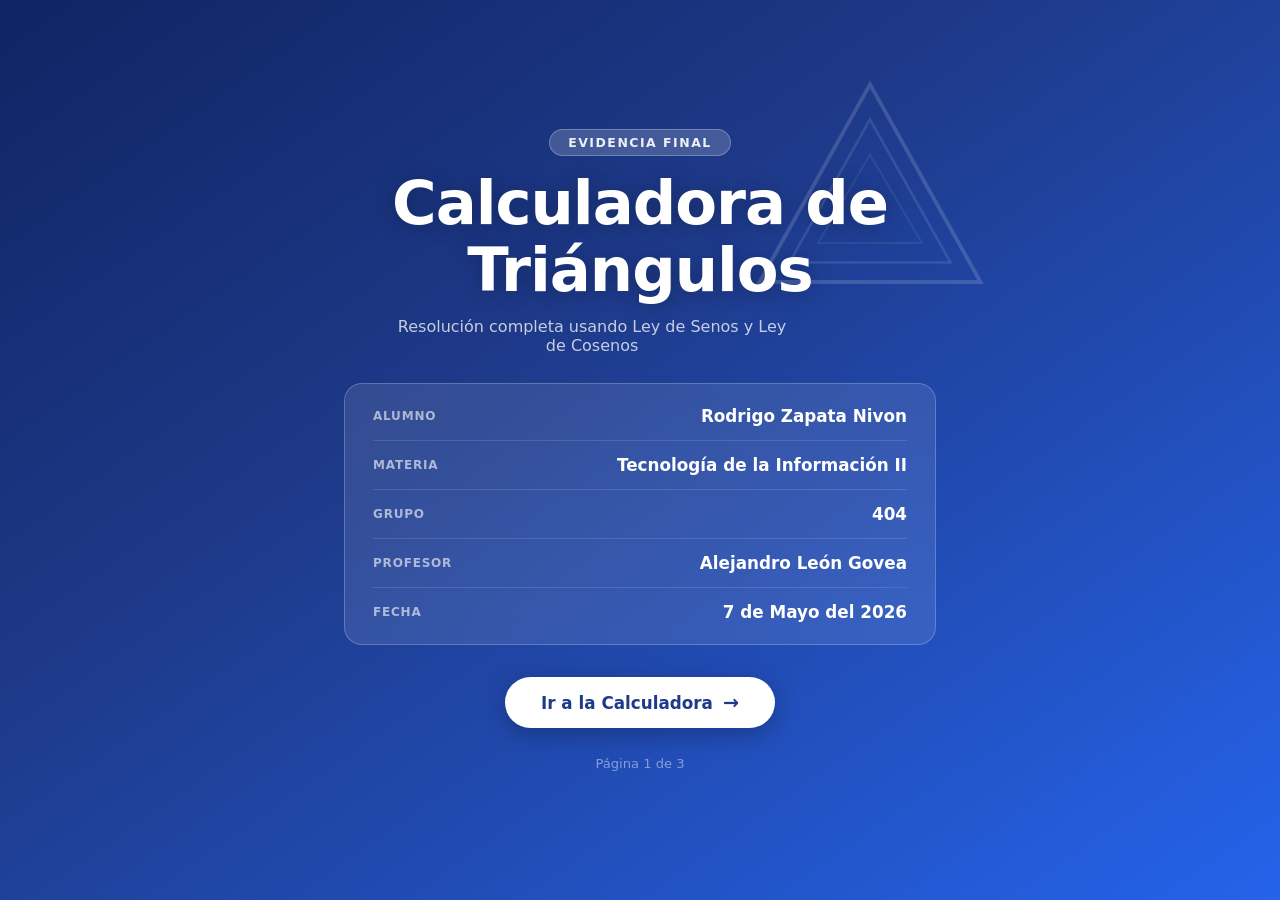
<file: index.html>
<!DOCTYPE html>
<html lang="es">
<head>
  <meta charset="UTF-8">
  <meta name="viewport" content="width=device-width, initial-scale=1.0">
  <title>Calculadora de Triángulos — Portada</title>
  <link rel="stylesheet" href="css/styles.css">
</head>
<body class="page-cover">

  <div class="cover-wrapper">

    <div class="cover-deco">
      <svg viewBox="0 0 200 200" xmlns="http://www.w3.org/2000/svg" aria-hidden="true">
        <polygon points="100,18 185,170 15,170" fill="none" stroke="rgba(255,255,255,0.25)" stroke-width="3"/>
        <polygon points="100,45 162,155 38,155"  fill="none" stroke="rgba(255,255,255,0.18)" stroke-width="2"/>
        <polygon points="100,72 140,140 60,140"  fill="none" stroke="rgba(255,255,255,0.12)" stroke-width="1.5"/>
      </svg>
    </div>

    <header class="cover-header">
      <span class="cover-badge">Evidencia Final</span>
      <h1 class="cover-title">Calculadora de<br>Triángulos</h1>
      <p class="cover-subtitle">Resolución completa usando Ley de Senos y Ley de Cosenos</p>
    </header>

    <div class="cover-card">
      <div class="cover-field">
        <span class="cover-label">Alumno</span>
        <span class="cover-value">Rodrigo Zapata Nivon</span>
      </div>
      <div class="cover-divider"></div>
      <div class="cover-field">
        <span class="cover-label">Materia</span>
        <span class="cover-value">Tecnología de la Información II</span>
      </div>
      <div class="cover-divider"></div>
      <div class="cover-field">
        <span class="cover-label">Grupo</span>
        <span class="cover-value">404</span>
      </div>
      <div class="cover-divider"></div>
      <div class="cover-field">
        <span class="cover-label">Profesor</span>
        <span class="cover-value">Alejandro León Govea</span>
      </div>
      <div class="cover-divider"></div>
      <div class="cover-field">
        <span class="cover-label">Fecha</span>
        <span class="cover-value">7 de Mayo del 2026</span>
      </div>
    </div>

    <a href="calculator.html" class="cover-btn">
      Ir a la Calculadora
      <span class="btn-arrow">→</span>
    </a>

    <p class="cover-footer">Página 1 de 3</p>
  </div>

</body>
</html>
</file>
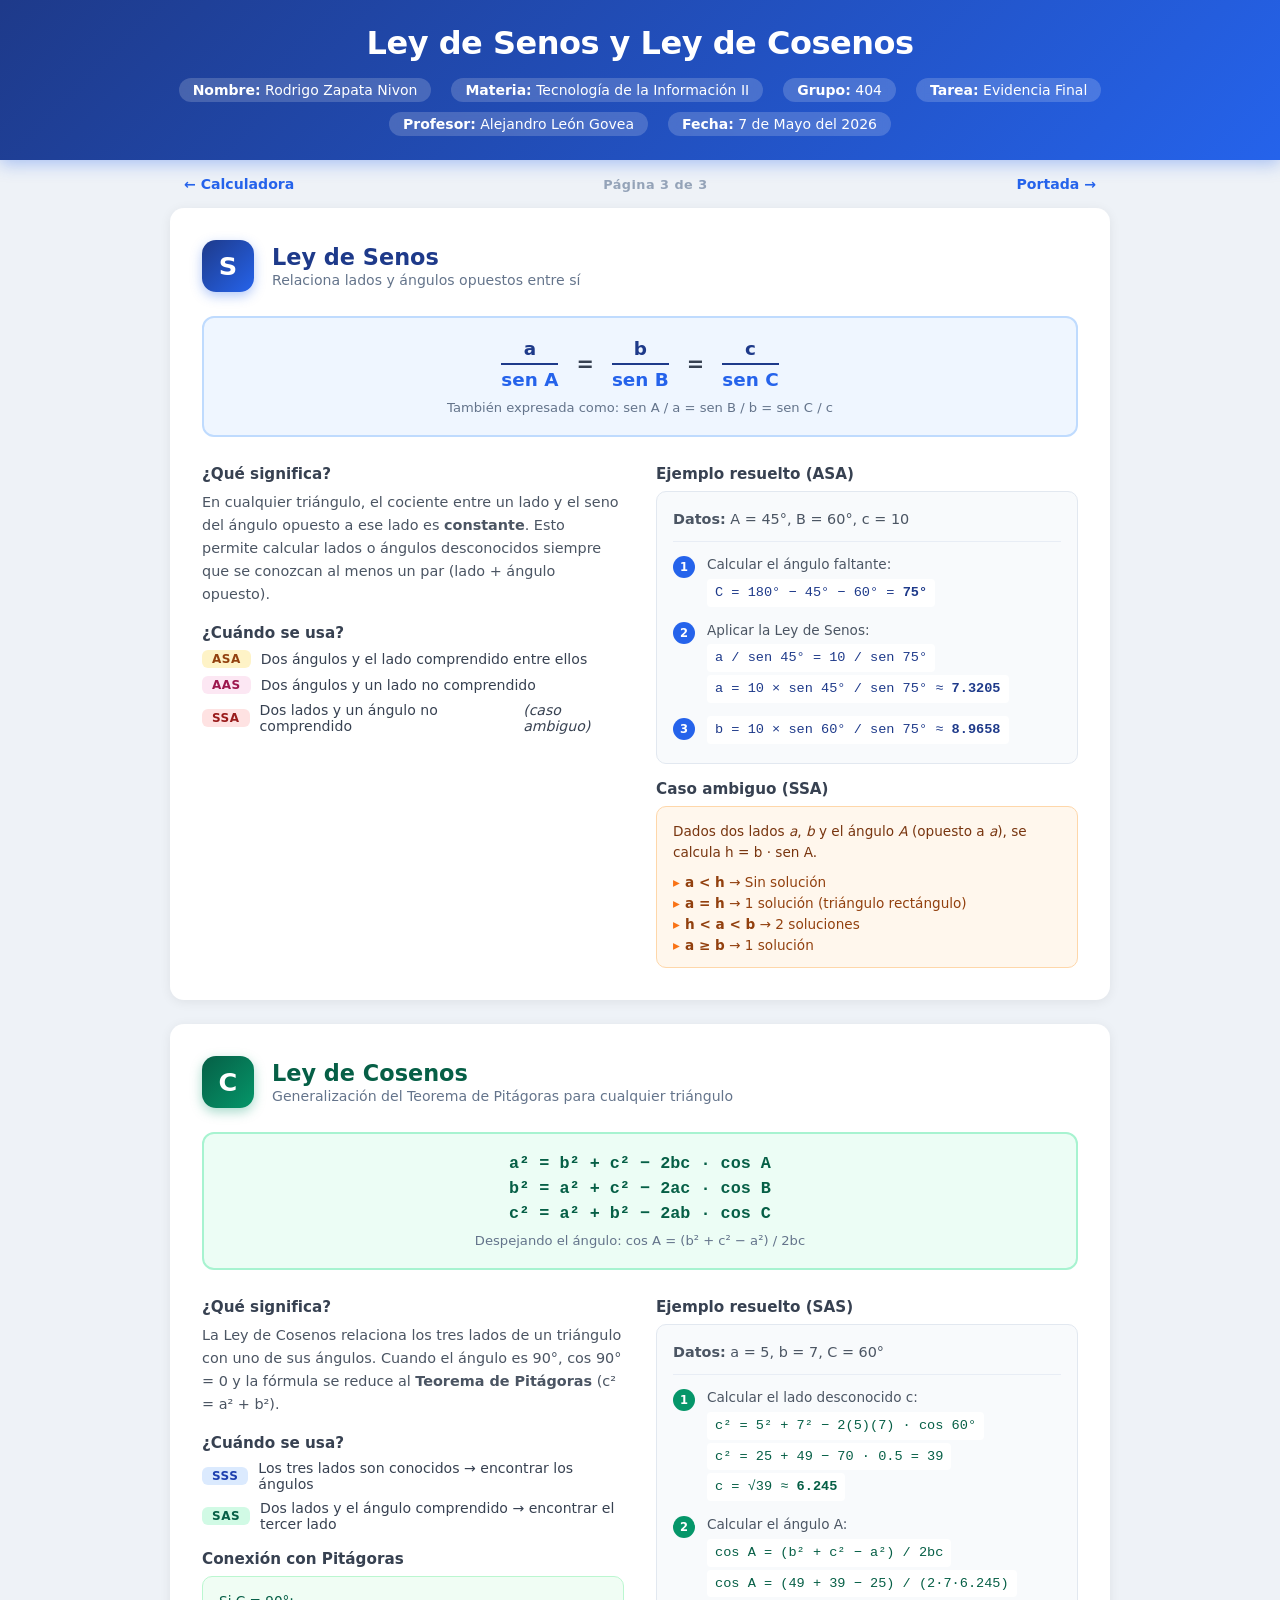
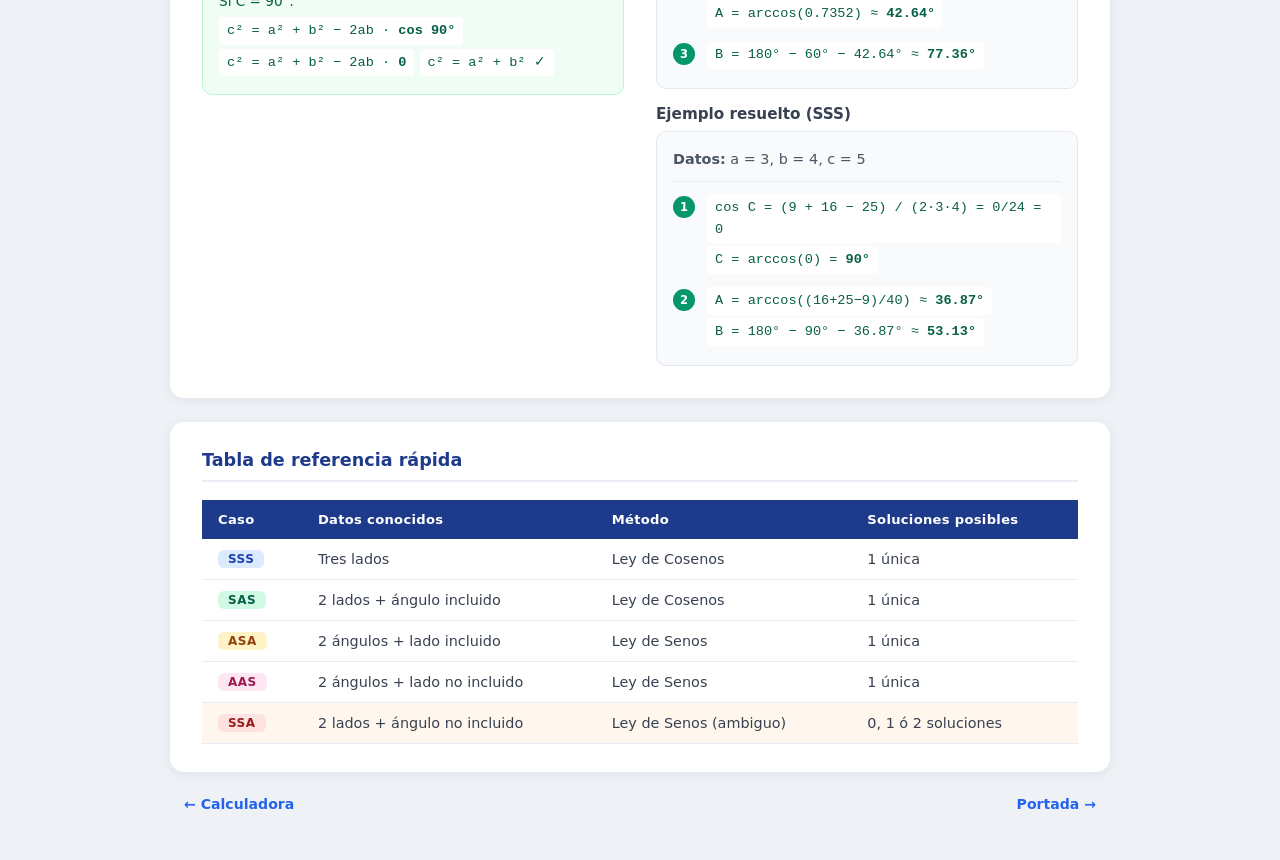
<file: leyes.html>
<!DOCTYPE html>
<html lang="es">
<head>
  <meta charset="UTF-8">
  <meta name="viewport" content="width=device-width, initial-scale=1.0">
  <title>Ley de Senos y Cosenos</title>
  <link rel="stylesheet" href="css/styles.css">
</head>
<body>

  <header class="student-info">
    <h1>Ley de Senos y Ley de Cosenos</h1>
    <div class="info-grid">
      <p><strong>Nombre:</strong> Rodrigo Zapata Nivon</p>
      <p><strong>Materia:</strong> Tecnología de la Información II</p>
      <p><strong>Grupo:</strong> 404</p>
      <p><strong>Tarea:</strong> Evidencia Final</p>
      <p><strong>Profesor:</strong> Alejandro León Govea</p>
      <p><strong>Fecha:</strong> 7 de Mayo del 2026</p>
    </div>
  </header>

  <div class="page-nav top-nav">
    <a href="calculator.html" class="nav-link">← Calculadora</a>
    <span class="page-indicator">Página 3 de 3</span>
    <a href="index.html" class="nav-link">Portada →</a>
  </div>

  <main class="leyes-main">

    <!-- ── LEY DE SENOS ────────────────────────────────────────── -->
    <section class="ley-section ley-senos">
      <div class="ley-header">
        <div class="ley-icon">S</div>
        <div>
          <h2>Ley de Senos</h2>
          <p class="ley-subtitle">Relaciona lados y ángulos opuestos entre sí</p>
        </div>
      </div>

      <div class="formula-box senos-formula">
        <div class="formula-main">
          <div class="fraction-group">
            <div class="frac"><span class="frac-num">a</span><span class="frac-bar"></span><span class="frac-den">sen A</span></div>
            <span class="eq">=</span>
            <div class="frac"><span class="frac-num">b</span><span class="frac-bar"></span><span class="frac-den">sen B</span></div>
            <span class="eq">=</span>
            <div class="frac"><span class="frac-num">c</span><span class="frac-bar"></span><span class="frac-den">sen C</span></div>
          </div>
        </div>
        <p class="formula-alt">También expresada como: sen A / a = sen B / b = sen C / c</p>
      </div>

      <div class="ley-body">
        <div class="ley-col">
          <h3>¿Qué significa?</h3>
          <p>En cualquier triángulo, el cociente entre un lado y el seno del ángulo opuesto a ese lado es <strong>constante</strong>. Esto permite calcular lados o ángulos desconocidos siempre que se conozcan al menos un par (lado + ángulo opuesto).</p>

          <h3>¿Cuándo se usa?</h3>
          <ul class="caso-list">
            <li><span class="caso-badge asa">ASA</span> Dos ángulos y el lado comprendido entre ellos</li>
            <li><span class="caso-badge aas">AAS</span> Dos ángulos y un lado no comprendido</li>
            <li><span class="caso-badge ssa">SSA</span> Dos lados y un ángulo no comprendido <em>(caso ambiguo)</em></li>
          </ul>
        </div>

        <div class="ley-col">
          <h3>Ejemplo resuelto (ASA)</h3>
          <div class="ejemplo-box">
            <p class="ejemplo-dato"><strong>Datos:</strong> A = 45°, B = 60°, c = 10</p>
            <div class="paso">
              <span class="paso-num">1</span>
              <div>
                <p>Calcular el ángulo faltante:</p>
                <p class="formula-line">C = 180° − 45° − 60° = <strong>75°</strong></p>
              </div>
            </div>
            <div class="paso">
              <span class="paso-num">2</span>
              <div>
                <p>Aplicar la Ley de Senos:</p>
                <p class="formula-line">a / sen 45° = 10 / sen 75°</p>
                <p class="formula-line">a = 10 × sen 45° / sen 75° ≈ <strong>7.3205</strong></p>
              </div>
            </div>
            <div class="paso">
              <span class="paso-num">3</span>
              <div>
                <p class="formula-line">b = 10 × sen 60° / sen 75° ≈ <strong>8.9658</strong></p>
              </div>
            </div>
          </div>

          <h3 style="margin-top:16px">Caso ambiguo (SSA)</h3>
          <div class="ambiguo-box">
            <p>Dados dos lados <em>a</em>, <em>b</em> y el ángulo <em>A</em> (opuesto a <em>a</em>), se calcula h = b · sen A.</p>
            <ul class="ambiguo-list">
              <li><strong>a &lt; h</strong> → Sin solución</li>
              <li><strong>a = h</strong> → 1 solución (triángulo rectángulo)</li>
              <li><strong>h &lt; a &lt; b</strong> → 2 soluciones</li>
              <li><strong>a ≥ b</strong> → 1 solución</li>
            </ul>
          </div>
        </div>
      </div>
    </section>

    <!-- ── LEY DE COSENOS ──────────────────────────────────────── -->
    <section class="ley-section ley-cosenos">
      <div class="ley-header">
        <div class="ley-icon cosenos-icon">C</div>
        <div>
          <h2>Ley de Cosenos</h2>
          <p class="ley-subtitle">Generalización del Teorema de Pitágoras para cualquier triángulo</p>
        </div>
      </div>

      <div class="formula-box cosenos-formula">
        <div class="formula-main cosenos-formulas">
          <p>a² = b² + c² − 2bc · cos A</p>
          <p>b² = a² + c² − 2ac · cos B</p>
          <p>c² = a² + b² − 2ab · cos C</p>
        </div>
        <p class="formula-alt">Despejando el ángulo: cos A = (b² + c² − a²) / 2bc</p>
      </div>

      <div class="ley-body">
        <div class="ley-col">
          <h3>¿Qué significa?</h3>
          <p>La Ley de Cosenos relaciona los tres lados de un triángulo con uno de sus ángulos. Cuando el ángulo es 90°, cos 90° = 0 y la fórmula se reduce al <strong>Teorema de Pitágoras</strong> (c² = a² + b²).</p>

          <h3>¿Cuándo se usa?</h3>
          <ul class="caso-list">
            <li><span class="caso-badge sss">SSS</span> Los tres lados son conocidos → encontrar los ángulos</li>
            <li><span class="caso-badge sas">SAS</span> Dos lados y el ángulo comprendido → encontrar el tercer lado</li>
          </ul>

          <h3>Conexión con Pitágoras</h3>
          <div class="pitag-box">
            <p>Si C = 90°:</p>
            <p class="formula-line">c² = a² + b² − 2ab · <strong>cos 90°</strong></p>
            <p class="formula-line">c² = a² + b² − 2ab · <strong>0</strong></p>
            <p class="formula-line">c² = a² + b² ✓</p>
          </div>
        </div>

        <div class="ley-col">
          <h3>Ejemplo resuelto (SAS)</h3>
          <div class="ejemplo-box">
            <p class="ejemplo-dato"><strong>Datos:</strong> a = 5, b = 7, C = 60°</p>
            <div class="paso">
              <span class="paso-num">1</span>
              <div>
                <p>Calcular el lado desconocido c:</p>
                <p class="formula-line">c² = 5² + 7² − 2(5)(7) · cos 60°</p>
                <p class="formula-line">c² = 25 + 49 − 70 · 0.5 = 39</p>
                <p class="formula-line">c = √39 ≈ <strong>6.245</strong></p>
              </div>
            </div>
            <div class="paso">
              <span class="paso-num">2</span>
              <div>
                <p>Calcular el ángulo A:</p>
                <p class="formula-line">cos A = (b² + c² − a²) / 2bc</p>
                <p class="formula-line">cos A = (49 + 39 − 25) / (2·7·6.245)</p>
                <p class="formula-line">A = arccos(0.7352) ≈ <strong>42.64°</strong></p>
              </div>
            </div>
            <div class="paso">
              <span class="paso-num">3</span>
              <div>
                <p class="formula-line">B = 180° − 60° − 42.64° ≈ <strong>77.36°</strong></p>
              </div>
            </div>
          </div>

          <h3 style="margin-top:16px">Ejemplo resuelto (SSS)</h3>
          <div class="ejemplo-box">
            <p class="ejemplo-dato"><strong>Datos:</strong> a = 3, b = 4, c = 5</p>
            <div class="paso">
              <span class="paso-num">1</span>
              <div>
                <p class="formula-line">cos C = (9 + 16 − 25) / (2·3·4) = 0/24 = 0</p>
                <p class="formula-line">C = arccos(0) = <strong>90°</strong></p>
              </div>
            </div>
            <div class="paso">
              <span class="paso-num">2</span>
              <div>
                <p class="formula-line">A = arccos((16+25−9)/40) ≈ <strong>36.87°</strong></p>
                <p class="formula-line">B = 180° − 90° − 36.87° ≈ <strong>53.13°</strong></p>
              </div>
            </div>
          </div>
        </div>
      </div>
    </section>

    <!-- ── TABLA RESUMEN ───────────────────────────────────────── -->
    <section class="tabla-section">
      <h2>Tabla de referencia rápida</h2>
      <div class="tabla-wrapper">
        <table class="tabla-casos">
          <thead>
            <tr>
              <th>Caso</th>
              <th>Datos conocidos</th>
              <th>Método</th>
              <th>Soluciones posibles</th>
            </tr>
          </thead>
          <tbody>
            <tr>
              <td><span class="caso-badge sss">SSS</span></td>
              <td>Tres lados</td>
              <td>Ley de Cosenos</td>
              <td>1 única</td>
            </tr>
            <tr>
              <td><span class="caso-badge sas">SAS</span></td>
              <td>2 lados + ángulo incluido</td>
              <td>Ley de Cosenos</td>
              <td>1 única</td>
            </tr>
            <tr>
              <td><span class="caso-badge asa">ASA</span></td>
              <td>2 ángulos + lado incluido</td>
              <td>Ley de Senos</td>
              <td>1 única</td>
            </tr>
            <tr>
              <td><span class="caso-badge aas">AAS</span></td>
              <td>2 ángulos + lado no incluido</td>
              <td>Ley de Senos</td>
              <td>1 única</td>
            </tr>
            <tr class="fila-ssa">
              <td><span class="caso-badge ssa">SSA</span></td>
              <td>2 lados + ángulo no incluido</td>
              <td>Ley de Senos (ambiguo)</td>
              <td>0, 1 ó 2 soluciones</td>
            </tr>
          </tbody>
        </table>
      </div>
    </section>

  </main>

  <div class="page-nav bottom-nav">
    <a href="calculator.html" class="nav-link">← Calculadora</a>
    <a href="index.html" class="nav-link">Portada →</a>
  </div>

</body>
</html>
</file>
<file: css/styles.css>
*, *::before, *::after {
  box-sizing: border-box;
  margin: 0;
  padding: 0;
}

body {
  font-family: 'Segoe UI', system-ui, -apple-system, sans-serif;
  background: #eef2f7;
  color: #1a202c;
  min-height: 100vh;
}

/* ── HEADER ── */
header.student-info {
  background: linear-gradient(135deg, #1e3a8a 0%, #2563eb 100%);
  color: white;
  padding: 24px 40px;
  text-align: center;
  box-shadow: 0 4px 16px rgba(37, 99, 235, 0.35);
}

header.student-info h1 {
  font-size: 2rem;
  font-weight: 700;
  margin-bottom: 16px;
  letter-spacing: -0.5px;
}

.info-grid {
  display: flex;
  flex-wrap: wrap;
  justify-content: center;
  gap: 10px 20px;
  font-size: 0.875rem;
}

.info-grid p {
  background: rgba(255, 255, 255, 0.18);
  padding: 4px 14px;
  border-radius: 20px;
  backdrop-filter: blur(4px);
}

/* ── MAIN LAYOUT ── */
main {
  max-width: 980px;
  margin: 32px auto;
  padding: 0 20px;
  display: flex;
  flex-direction: column;
  gap: 24px;
}

section {
  background: white;
  border-radius: 14px;
  padding: 28px 32px;
  box-shadow: 0 2px 12px rgba(0, 0, 0, 0.07);
}

section h2 {
  font-size: 1.1rem;
  font-weight: 600;
  color: #1e3a8a;
  margin-bottom: 6px;
  padding-bottom: 10px;
  border-bottom: 2px solid #e8edf5;
}

.hint {
  color: #64748b;
  font-size: 0.83rem;
  margin-bottom: 20px;
}

/* ── INPUT AREA ── */
.inputs-container {
  display: flex;
  gap: 28px;
  flex-wrap: wrap;
  align-items: flex-start;
}

.input-group {
  flex: 1;
  min-width: 200px;
}

.input-group h3 {
  font-size: 0.78rem;
  font-weight: 700;
  color: #6b7280;
  text-transform: uppercase;
  letter-spacing: 0.8px;
  margin-bottom: 12px;
}

.field {
  display: flex;
  align-items: center;
  gap: 10px;
  margin-bottom: 10px;
}

.field label {
  width: 90px;
  font-size: 0.9rem;
  color: #374151;
  font-weight: 500;
  flex-shrink: 0;
}

.field .var {
  font-style: italic;
  font-weight: 700;
  color: #2563eb;
}

.field input {
  flex: 1;
  padding: 9px 12px;
  border: 2px solid #e2e8f0;
  border-radius: 8px;
  font-size: 0.95rem;
  background: #f8fafc;
  transition: border-color 0.18s, box-shadow 0.18s, background 0.18s;
  -moz-appearance: textfield;
}

.field input::-webkit-outer-spin-button,
.field input::-webkit-inner-spin-button {
  -webkit-appearance: none;
  margin: 0;
}

.field input:focus {
  outline: none;
  border-color: #2563eb;
  box-shadow: 0 0 0 3px rgba(37, 99, 235, 0.15);
  background: white;
}

.field input::placeholder {
  color: #c4cdd8;
  font-size: 0.78rem;
}

.field input.input-error {
  border-color: #ef4444;
  box-shadow: 0 0 0 3px rgba(239, 68, 68, 0.12);
}

/* ── REFERENCE DIAGRAM ── */
.diagram-reference {
  display: flex;
  flex-direction: column;
  align-items: center;
  gap: 6px;
  flex-shrink: 0;
}

#ref-canvas {
  border: 2px solid #e2e8f0;
  border-radius: 10px;
  background: #f8fafc;
}

.diagram-note {
  font-size: 0.72rem;
  color: #94a3b8;
  text-align: center;
  max-width: 180px;
}

/* ── BUTTONS ── */
.buttons {
  margin-top: 22px;
  display: flex;
  gap: 12px;
}

button {
  padding: 10px 30px;
  border: none;
  border-radius: 8px;
  font-size: 0.95rem;
  font-weight: 600;
  cursor: pointer;
  transition: all 0.18s;
  letter-spacing: 0.2px;
}

.btn-primary {
  background: #2563eb;
  color: white;
  box-shadow: 0 2px 8px rgba(37, 99, 235, 0.4);
}

.btn-primary:hover {
  background: #1d4ed8;
  transform: translateY(-1px);
  box-shadow: 0 4px 14px rgba(37, 99, 235, 0.45);
}

.btn-primary:active {
  transform: translateY(0);
}

.btn-secondary {
  background: #f1f5f9;
  color: #475569;
  border: 2px solid #e2e8f0;
}

.btn-secondary:hover {
  background: #e2e8f0;
  transform: translateY(-1px);
}

/* ── RESULTS ── */
.hidden {
  display: none !important;
}

.case-label {
  display: flex;
  align-items: center;
  gap: 10px;
  font-size: 0.92rem;
  padding: 10px 16px;
  background: #eff6ff;
  border-left: 4px solid #2563eb;
  border-radius: 0 8px 8px 0;
  margin-bottom: 20px;
  color: #1e40af;
  font-weight: 500;
}

.ssa-badge {
  background: #f59e0b;
  color: white;
  font-size: 0.72rem;
  padding: 3px 10px;
  border-radius: 20px;
  font-weight: 700;
  text-transform: uppercase;
  letter-spacing: 0.5px;
}

.solution-box {
  border: 2px solid #e8edf5;
  border-radius: 12px;
  padding: 20px 24px;
  margin-bottom: 16px;
  transition: border-color 0.2s;
}

.solution-box:last-child {
  margin-bottom: 0;
}

.solution-box.solution-1 {
  border-color: #bfdbfe;
  background: #f0f7ff;
}

.solution-box.solution-2 {
  border-color: #bbf7d0;
  background: #f0fff7;
}

.solution-box h3 {
  font-size: 0.98rem;
  font-weight: 700;
  color: #1e3a8a;
  margin-bottom: 16px;
}

.results-grid {
  display: flex;
  gap: 20px;
  flex-wrap: wrap;
}

.result-group {
  flex: 1;
  min-width: 130px;
}

.result-group h4 {
  font-size: 0.72rem;
  font-weight: 700;
  text-transform: uppercase;
  letter-spacing: 0.7px;
  color: #94a3b8;
  margin-bottom: 8px;
  padding-bottom: 4px;
  border-bottom: 1px solid #e8edf5;
}

.result-group p {
  font-size: 0.95rem;
  color: #374151;
  margin-bottom: 5px;
}

.result-group strong {
  color: #2563eb;
  font-weight: 700;
}

.result-group.verification {
  background: #f8fafc;
  padding: 12px 14px;
  border-radius: 8px;
}

.result-group.verification strong {
  color: #059669;
}

/* ── ERROR ── */
.error-box {
  background: #fef2f2;
  border: 2px solid #fca5a5;
  border-radius: 10px;
  padding: 16px 20px;
  color: #b91c1c;
  font-weight: 500;
  font-size: 0.95rem;
  display: flex;
  align-items: center;
  gap: 10px;
}

.error-box::before {
  content: '⚠';
  font-size: 1.2rem;
}

/* ── CANVAS ── */
.canvas-section {
  text-align: center;
}

#triangle-canvas {
  border: 2px solid #e2e8f0;
  border-radius: 12px;
  background: #f8fafc;
  max-width: 100%;
  margin-top: 14px;
  display: block;
  margin-left: auto;
  margin-right: auto;
}

/* ── RESPONSIVE ── */
@media (max-width: 640px) {
  header.student-info {
    padding: 16px 20px;
  }
  header.student-info h1 {
    font-size: 1.35rem;
  }
  main {
    margin: 16px auto;
    padding: 0 12px;
    gap: 16px;
  }
  section {
    padding: 18px 16px;
  }
  .inputs-container {
    flex-direction: column;
  }
  .diagram-reference {
    width: 100%;
  }
  #ref-canvas {
    width: 100%;
    max-width: 280px;
  }
  .results-grid {
    flex-direction: column;
  }
}

/* ══════════════════════════════════════════════
   PAGE 1 — COVER
   ══════════════════════════════════════════════ */
body.page-cover {
  background: linear-gradient(145deg, #0f2463 0%, #1e3a8a 40%, #2563eb 100%);
  min-height: 100vh;
  display: flex;
  align-items: center;
  justify-content: center;
}

.cover-wrapper {
  position: relative;
  display: flex;
  flex-direction: column;
  align-items: center;
  gap: 28px;
  padding: 48px 24px;
  width: 100%;
  max-width: 640px;
}

.cover-deco {
  position: absolute;
  top: -20px;
  right: -40px;
  width: 260px;
  opacity: 0.6;
  pointer-events: none;
}

.cover-badge {
  display: inline-block;
  background: rgba(255,255,255,0.18);
  color: rgba(255,255,255,0.9);
  font-size: 0.78rem;
  font-weight: 700;
  text-transform: uppercase;
  letter-spacing: 1.5px;
  padding: 5px 18px;
  border-radius: 20px;
  border: 1px solid rgba(255,255,255,0.25);
  margin-bottom: 4px;
}

.cover-header {
  text-align: center;
  color: white;
}

.cover-title {
  font-size: clamp(2.4rem, 7vw, 3.8rem);
  font-weight: 800;
  line-height: 1.1;
  letter-spacing: -1px;
  margin: 10px 0 14px;
  text-shadow: 0 2px 20px rgba(0,0,0,0.25);
}

.cover-subtitle {
  font-size: 1rem;
  color: rgba(255,255,255,0.75);
  max-width: 400px;
}

.cover-card {
  background: rgba(255,255,255,0.1);
  backdrop-filter: blur(12px);
  border: 1px solid rgba(255,255,255,0.22);
  border-radius: 18px;
  padding: 8px 0;
  width: 100%;
}

.cover-field {
  display: flex;
  align-items: center;
  justify-content: space-between;
  gap: 16px;
  padding: 14px 28px;
}

.cover-label {
  font-size: 0.75rem;
  font-weight: 700;
  text-transform: uppercase;
  letter-spacing: 0.8px;
  color: rgba(255,255,255,0.6);
  flex-shrink: 0;
  width: 90px;
}

.cover-value {
  font-size: 1.05rem;
  font-weight: 600;
  color: white;
  text-align: right;
}

.cover-divider {
  height: 1px;
  background: rgba(255,255,255,0.12);
  margin: 0 28px;
}

.cover-btn {
  display: inline-flex;
  align-items: center;
  gap: 10px;
  background: white;
  color: #1e3a8a;
  font-size: 1.05rem;
  font-weight: 700;
  padding: 14px 36px;
  border-radius: 50px;
  text-decoration: none;
  box-shadow: 0 6px 24px rgba(0,0,0,0.25);
  transition: all 0.22s;
  margin-top: 4px;
}

.cover-btn:hover {
  background: #eff6ff;
  transform: translateY(-2px);
  box-shadow: 0 10px 32px rgba(0,0,0,0.3);
}

.btn-arrow {
  font-size: 1.2rem;
  transition: transform 0.2s;
}

.cover-btn:hover .btn-arrow {
  transform: translateX(4px);
}

.cover-footer {
  color: rgba(255,255,255,0.45);
  font-size: 0.82rem;
}

/* ══════════════════════════════════════════════
   PAGE NAV BAR (pages 2 & 3)
   ══════════════════════════════════════════════ */
.page-nav {
  max-width: 980px;
  margin: 0 auto;
  padding: 10px 20px;
  display: flex;
  align-items: center;
  justify-content: space-between;
}

.page-indicator {
  font-size: 0.8rem;
  font-weight: 600;
  color: #94a3b8;
  letter-spacing: 0.5px;
}

.nav-link {
  font-size: 0.88rem;
  font-weight: 600;
  color: #2563eb;
  text-decoration: none;
  padding: 6px 14px;
  border-radius: 8px;
  transition: background 0.15s;
}

.nav-link:hover {
  background: #eff6ff;
}

.bottom-nav {
  margin-top: 8px;
  margin-bottom: 32px;
}

.nav-btn-next {
  display: inline-flex;
  align-items: center;
  gap: 8px;
  background: #2563eb;
  color: white;
  font-size: 0.9rem;
  font-weight: 700;
  padding: 10px 22px;
  border-radius: 10px;
  text-decoration: none;
  transition: all 0.18s;
  box-shadow: 0 2px 8px rgba(37,99,235,0.35);
}

.nav-btn-next:hover {
  background: #1d4ed8;
  transform: translateY(-1px);
}

/* ══════════════════════════════════════════════
   PAGE 3 — LEYES
   ══════════════════════════════════════════════ */
.leyes-main {
  max-width: 980px;
  margin: 0 auto 0;
  padding: 0 20px;
  display: flex;
  flex-direction: column;
  gap: 24px;
}

.ley-section {
  background: white;
  border-radius: 14px;
  padding: 32px;
  box-shadow: 0 2px 12px rgba(0,0,0,0.07);
}

.ley-header {
  display: flex;
  align-items: center;
  gap: 18px;
  margin-bottom: 24px;
}

.ley-icon {
  width: 52px;
  height: 52px;
  border-radius: 14px;
  background: linear-gradient(135deg, #1e3a8a, #2563eb);
  color: white;
  font-size: 1.6rem;
  font-weight: 800;
  display: flex;
  align-items: center;
  justify-content: center;
  flex-shrink: 0;
  box-shadow: 0 4px 12px rgba(37,99,235,0.35);
}

.cosenos-icon {
  background: linear-gradient(135deg, #065f46, #059669);
  box-shadow: 0 4px 12px rgba(5,150,105,0.35);
}

.ley-section h2 {
  font-size: 1.4rem;
  font-weight: 700;
  color: #1e3a8a;
  border: none;
  padding: 0;
  margin: 0 0 2px;
}

.ley-cosenos h2 { color: #065f46; }

.ley-subtitle {
  color: #64748b;
  font-size: 0.88rem;
}

/* Formula box */
.formula-box {
  border-radius: 12px;
  padding: 20px 24px;
  margin-bottom: 28px;
  text-align: center;
}

.senos-formula {
  background: #eff6ff;
  border: 2px solid #bfdbfe;
}

.cosenos-formula {
  background: #ecfdf5;
  border: 2px solid #a7f3d0;
}

.formula-main {
  margin-bottom: 10px;
}

.fraction-group {
  display: inline-flex;
  align-items: center;
  gap: 18px;
  flex-wrap: wrap;
  justify-content: center;
}

.frac {
  display: inline-flex;
  flex-direction: column;
  align-items: center;
  font-size: 1.15rem;
  font-weight: 600;
  color: #1e3a8a;
}

.frac-num { padding-bottom: 3px; }

.frac-bar {
  display: block;
  width: 100%;
  min-width: 52px;
  height: 2px;
  background: #1e3a8a;
  margin: 1px 0;
}

.frac-den { padding-top: 3px; color: #2563eb; }

.ley-cosenos .frac,
.ley-cosenos .frac-bar { color: #065f46; background-color: #065f46; }
.ley-cosenos .frac-den { color: #059669; }

.eq {
  font-size: 1.3rem;
  font-weight: 700;
  color: #374151;
  align-self: center;
}

.cosenos-formulas {
  display: flex;
  flex-direction: column;
  gap: 6px;
}

.cosenos-formulas p {
  font-size: 1.05rem;
  font-weight: 600;
  color: #065f46;
  font-family: 'Courier New', monospace;
}

.formula-alt {
  font-size: 0.82rem;
  color: #64748b;
  margin-top: 6px;
}

/* Two-column body */
.ley-body {
  display: flex;
  gap: 32px;
  flex-wrap: wrap;
}

.ley-col {
  flex: 1;
  min-width: 260px;
}

.ley-col h3 {
  font-size: 0.95rem;
  font-weight: 700;
  color: #374151;
  margin: 18px 0 8px;
}

.ley-col h3:first-child { margin-top: 0; }

.ley-col p {
  font-size: 0.9rem;
  color: #4b5563;
  line-height: 1.6;
}

/* Caso badges */
.caso-list {
  list-style: none;
  display: flex;
  flex-direction: column;
  gap: 8px;
  margin-top: 4px;
}

.caso-list li {
  display: flex;
  align-items: center;
  gap: 10px;
  font-size: 0.88rem;
  color: #374151;
}

.caso-badge {
  display: inline-block;
  padding: 2px 10px;
  border-radius: 6px;
  font-size: 0.75rem;
  font-weight: 800;
  letter-spacing: 0.5px;
  flex-shrink: 0;
}

.sss { background: #dbeafe; color: #1e40af; }
.sas { background: #d1fae5; color: #065f46; }
.asa { background: #fef3c7; color: #92400e; }
.aas { background: #fce7f3; color: #9d174d; }
.ssa { background: #fee2e2; color: #991b1b; }

/* Example steps */
.ejemplo-box {
  background: #f8fafc;
  border: 1px solid #e2e8f0;
  border-radius: 10px;
  padding: 16px;
}

.ejemplo-dato {
  font-size: 0.88rem;
  color: #374151;
  margin-bottom: 12px;
  padding-bottom: 10px;
  border-bottom: 1px solid #e8edf5;
}

.paso {
  display: flex;
  gap: 12px;
  margin-bottom: 10px;
}

.paso:last-child { margin-bottom: 0; }

.paso-num {
  width: 22px;
  height: 22px;
  border-radius: 50%;
  background: #2563eb;
  color: white;
  font-size: 0.72rem;
  font-weight: 700;
  display: flex;
  align-items: center;
  justify-content: center;
  flex-shrink: 0;
  margin-top: 2px;
}

.ley-cosenos .paso-num { background: #059669; }

.paso p {
  font-size: 0.85rem;
  color: #4b5563;
  margin-bottom: 3px;
}

.formula-line {
  font-family: 'Courier New', monospace;
  font-size: 0.85rem !important;
  color: #1e3a8a !important;
  background: white;
  padding: 3px 8px;
  border-radius: 4px;
  display: inline-block;
}

.ley-cosenos .formula-line { color: #065f46 !important; }

/* Ambiguous SSA box */
.ambiguo-box {
  background: #fff7ed;
  border: 1px solid #fed7aa;
  border-radius: 10px;
  padding: 14px 16px;
}

.ambiguo-box p {
  font-size: 0.85rem;
  color: #78350f;
  margin-bottom: 10px;
}

.ambiguo-list {
  list-style: none;
  display: flex;
  flex-direction: column;
  gap: 5px;
}

.ambiguo-list li {
  font-size: 0.85rem;
  color: #92400e;
  padding-left: 12px;
  position: relative;
}

.ambiguo-list li::before {
  content: '▸';
  position: absolute;
  left: 0;
  color: #f97316;
}

/* Pythagorean connection box */
.pitag-box {
  background: #f0fdf4;
  border: 1px solid #bbf7d0;
  border-radius: 10px;
  padding: 14px 16px;
}

.pitag-box p {
  font-size: 0.85rem;
  color: #065f46;
  margin-bottom: 4px;
}

/* Summary table */
.tabla-section {
  background: white;
  border-radius: 14px;
  padding: 28px 32px;
  box-shadow: 0 2px 12px rgba(0,0,0,0.07);
}

.tabla-section h2 {
  font-size: 1.1rem;
  font-weight: 600;
  color: #1e3a8a;
  margin-bottom: 18px;
  padding-bottom: 10px;
  border-bottom: 2px solid #e8edf5;
}

.tabla-wrapper {
  overflow-x: auto;
}

.tabla-casos {
  width: 100%;
  border-collapse: collapse;
  font-size: 0.9rem;
}

.tabla-casos thead {
  background: #1e3a8a;
  color: white;
}

.tabla-casos th {
  padding: 12px 16px;
  text-align: left;
  font-weight: 600;
  font-size: 0.82rem;
  letter-spacing: 0.3px;
}

.tabla-casos td {
  padding: 11px 16px;
  border-bottom: 1px solid #e8edf5;
  color: #374151;
}

.tabla-casos tbody tr:hover {
  background: #f8fafc;
}

.fila-ssa td {
  background: #fff7ed;
  font-weight: 500;
}

.fila-ssa:hover td {
  background: #fff3e0 !important;
}

@media (max-width: 640px) {
  .cover-field { flex-direction: column; align-items: flex-start; gap: 2px; }
  .cover-value { text-align: left; }
  .cover-deco  { display: none; }
  .ley-section { padding: 20px 16px; }
  .ley-body    { flex-direction: column; }
  .tabla-casos { font-size: 0.8rem; }
  .tabla-casos th, .tabla-casos td { padding: 8px 10px; }
}
</file>
